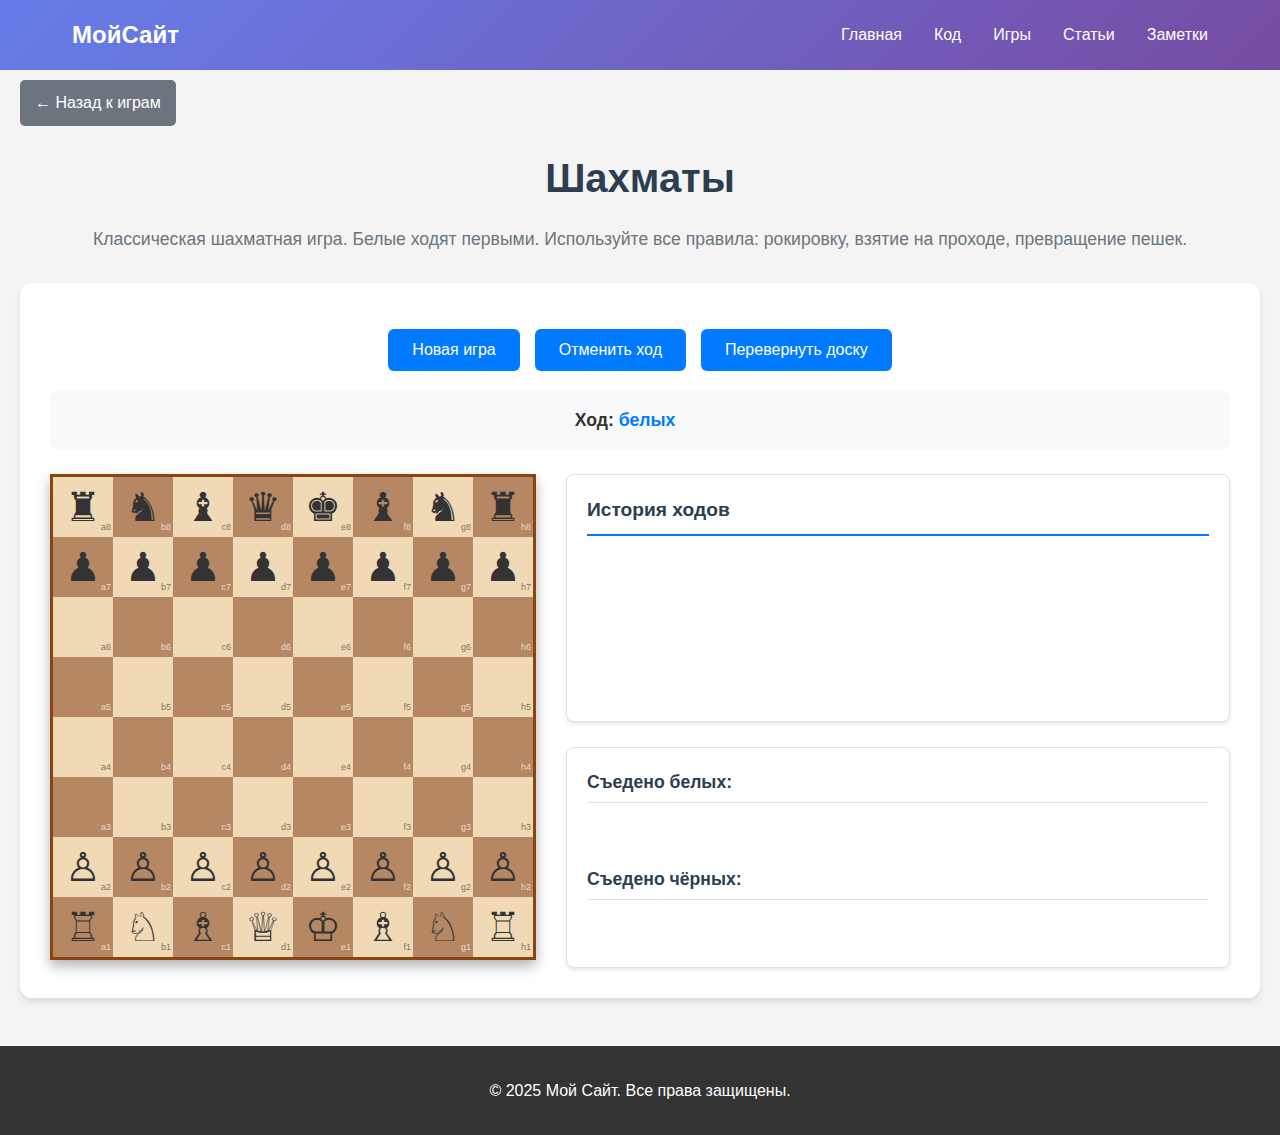
<file: games/chess.html>
<!DOCTYPE html>
<html lang="ru">
<head>
    <meta charset="UTF-8">
    <meta name="viewport" content="width=device-width, initial-scale=1.0">
    <title>Шахматы - Игры</title>
    <link rel="stylesheet" href="/styles/style.css">
    <link rel="stylesheet" href="/games/chess.css">
</head>
<body>
    <div id="header-placeholder">
        <div style="text-align: center; padding: 2rem; background: #f5f5f5;">
            Загрузка навигации...
        </div>
    </div>

    <main class="game-main-container">
        <a href="/pages/games.html" class="back-btn">← Назад к играм</a>
        <h1>Шахматы</h1>
        
        <p class="game-description">
            Классическая шахматная игра. Белые ходят первыми. Используйте все правила: рокировку, взятие на проходе, превращение пешек.
        </p>

        <div class="game-content">
            <div class="game-controls">
                <button id="new-game-btn" class="btn">Новая игра</button>
                <button id="undo-btn" class="btn">Отменить ход</button>
                <button id="flip-board-btn" class="btn">Перевернуть доску</button>
            </div>

            <div class="game-status-bar">
                <div class="turn-info">
                    <span>Ход: <span id="current-player">белых</span></span>
                </div>
                <div id="game-status" class="status-message"></div>
            </div>

            <div class="chess-game-container">
                <div class="chess-board-container">
                    <div id="chess-board" class="chess-board"></div>
                </div>

                <div class="game-sidebar">
                    <div class="moves-history">
                        <h3>История ходов</h3>
                        <div id="moves-list" class="moves-list"></div>
                    </div>
                    
                    <div class="captured-pieces">
                        <div class="captured-white">
                            <h3>Съедено белых:</h3>
                            <div id="captured-white-pieces"></div>
                        </div>
                        <div class="captured-black">
                            <h3>Съедено чёрных:</h3>
                            <div id="captured-black-pieces"></div>
                        </div>
                    </div>
                </div>
            </div>
        </div>
    </main>

    <div id="footer-placeholder">
        <div style="text-align: center; padding: 1rem; background: #333; color: white;">
            Загрузка футера...
        </div>
    </div>

    <script src="/scripts/include-simple.js"></script>
    <script src="/games/chess.js"></script>
</body>
</html>
</file>
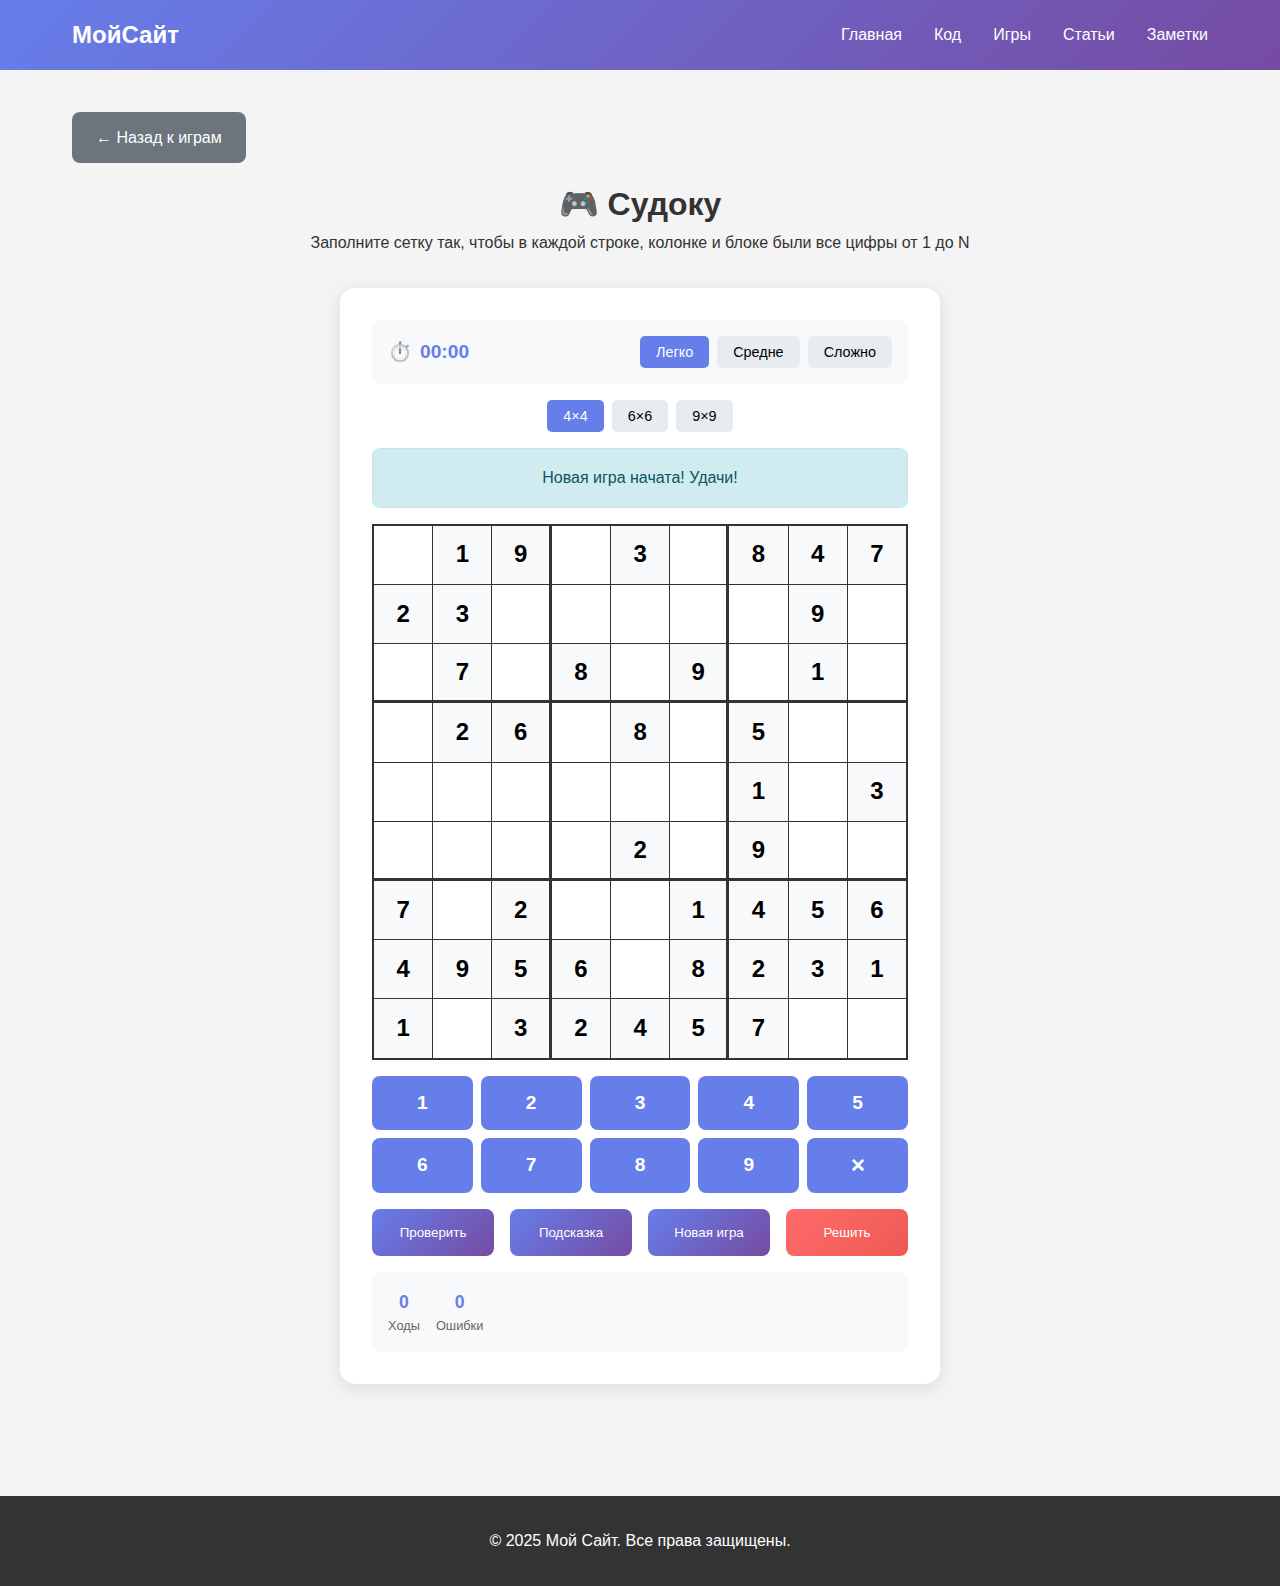
<file: games/sudoku.html>
<!DOCTYPE html>
<html lang="ru">
<head>
    <meta charset="UTF-8">
    <meta name="viewport" content="width=device-width, initial-scale=1.0">
    <title>Судоку - Игры</title>
    <link rel="stylesheet" href="/styles/style.css">
    <link rel="stylesheet" href="/games/sudoku.css">
</head>
<body>
    <div id="header-placeholder">
        <div style="text-align: center; padding: 2rem; background: #f5f5f5;">
            Загрузка навигации...
        </div>
    </div>

    <main>
        <a href="/pages/games.html" class="back-btn">← Назад к играм</a>
        
        <div style="text-align: center; margin-bottom: 2rem;">
            <h1>🎮 Судоку</h1>
            <p>Заполните сетку так, чтобы в каждой строке, колонке и блоке были все цифры от 1 до N</p>
        </div>
        
        <div class="sudoku-container">
            <div class="game-info">
                <div class="timer">⏱️ <span id="timer">00:00</span></div>
                <div class="difficulty">
                    <button class="difficulty-btn active">Легко</button>
                    <button class="difficulty-btn">Средне</button>
                    <button class="difficulty-btn">Сложно</button>
                </div>
            </div>

            <div class="size-selector">
                <button class="size-btn active" data-size="4">4×4</button>
                <button class="size-btn" data-size="6">6×6</button>
                <button class="size-btn" data-size="9">9×9</button>
            </div>
            
            <div id="gameMessage" class="game-message"></div>
            
            <div class="sudoku-grid" id="sudokuGrid"></div>
            
            <div class="controls">
                <button class="number-btn" data-number="1">1</button>
                <button class="number-btn" data-number="2">2</button>
                <button class="number-btn" data-number="3">3</button>
                <button class="number-btn" data-number="4">4</button>
                <button class="number-btn" data-number="5">5</button>
                <button class="number-btn" data-number="6">6</button>
                <button class="number-btn" data-number="7">7</button>
                <button class="number-btn" data-number="8">8</button>
                <button class="number-btn" data-number="9">9</button>
                <button class="number-btn" data-number="0">✕</button>
            </div>
            
            <div class="action-buttons">
                <button class="action-btn primary" id="checkBtn">Проверить</button>
                <button class="action-btn primary" id="hintBtn">Подсказка</button>
                <button class="action-btn primary" id="newGameBtn">Новая игра</button>
                <button class="action-btn warning" id="solveBtn">Решить</button>
            </div>
            
            <div class="stats">
                <div class="stat-item">
                    <span class="stat-value" id="movesCount">0</span>
                    <span class="stat-label">Ходы</span>
                </div>
                <div class="stat-item">
                    <span class="stat-value" id="errorsCount">0</span>
                    <span class="stat-label">Ошибки</span>
                </div>
            </div>
        </div>
    </main>

    <div id="footer-placeholder">
        <div style="text-align: center; padding: 1rem; background: #333; color: white;">
            Загрузка футера...
        </div>
    </div>

    <script src="/scripts/include-simple.js"></script>
    <script src="/games/sudoku.js"></script>
</body>
</html>
</file>
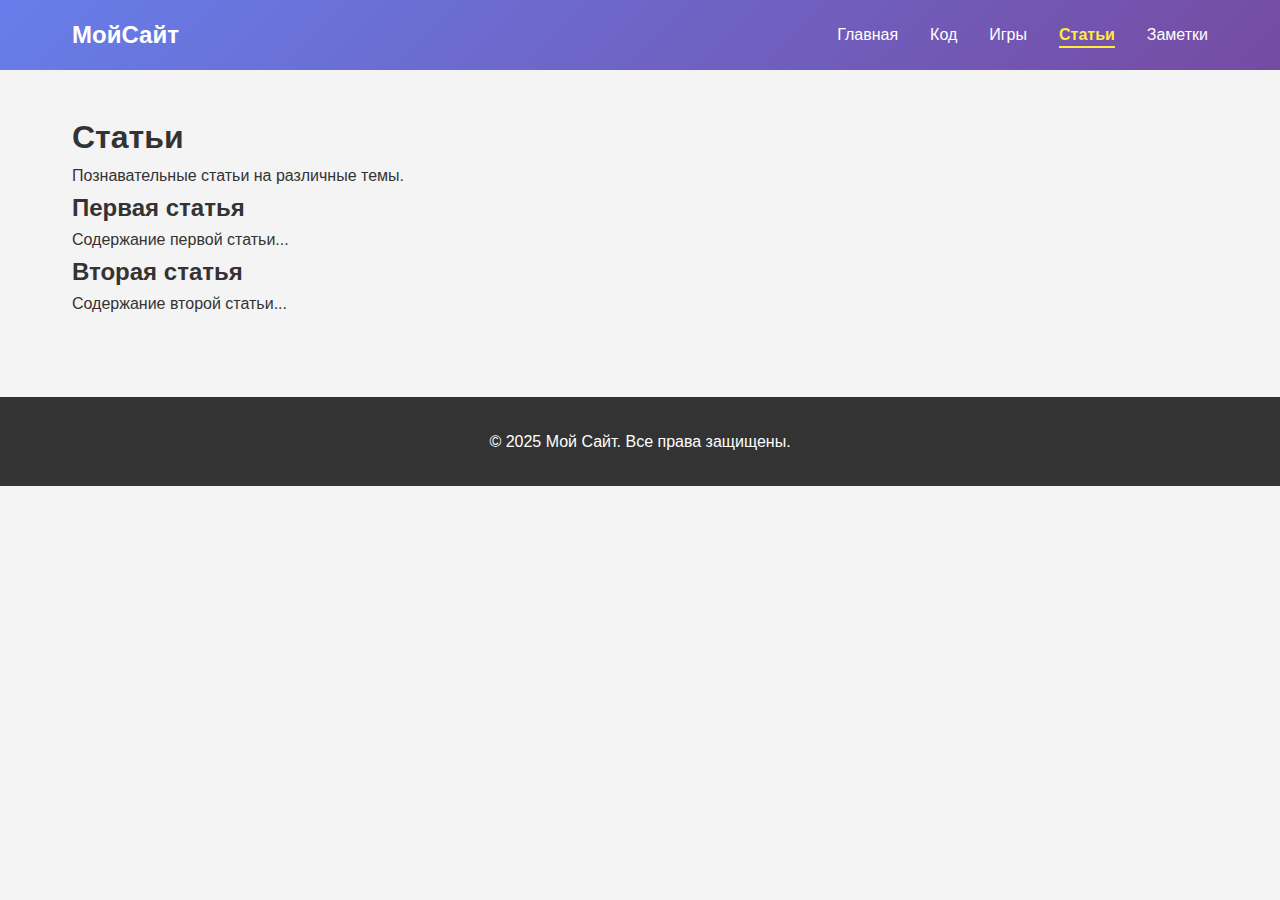
<file: pages/articles.html>
<!DOCTYPE html>
<html lang="ru">
<head>
    <meta charset="UTF-8">
    <meta name="viewport" content="width=device-width, initial-scale=1.0">
    <title>Статьи - Мой Сайт</title>
    <link rel="stylesheet" href="../styles/style.css">
</head>
<body>
    <!-- Заглушка для header -->
    <div id="header-placeholder">
        <div style="text-align: center; padding: 2rem; background: #f5f5f5;">
            Загрузка навигации...
        </div>
    </div>


    <main>
        <h1>Статьи</h1>
        <p>Познавательные статьи на различные темы.</p>
        
        <article>
            <h2>Первая статья</h2>
            <p>Содержание первой статьи...</p>
        </article>
        
        <article>
            <h2>Вторая статья</h2>
            <p>Содержание второй статьи...</p>
        </article>
    </main>
    <!-- Заглушка для footer -->
    <div id="footer-placeholder">
        <div style="text-align: center; padding: 1rem; background: #333; color: white;">
            Загрузка футера...
        </div>
    </div>
    <!-- Подключаем скрипты -->
    <script src="../scripts/include-simple.js"></script>
</body>
</html>
</file>
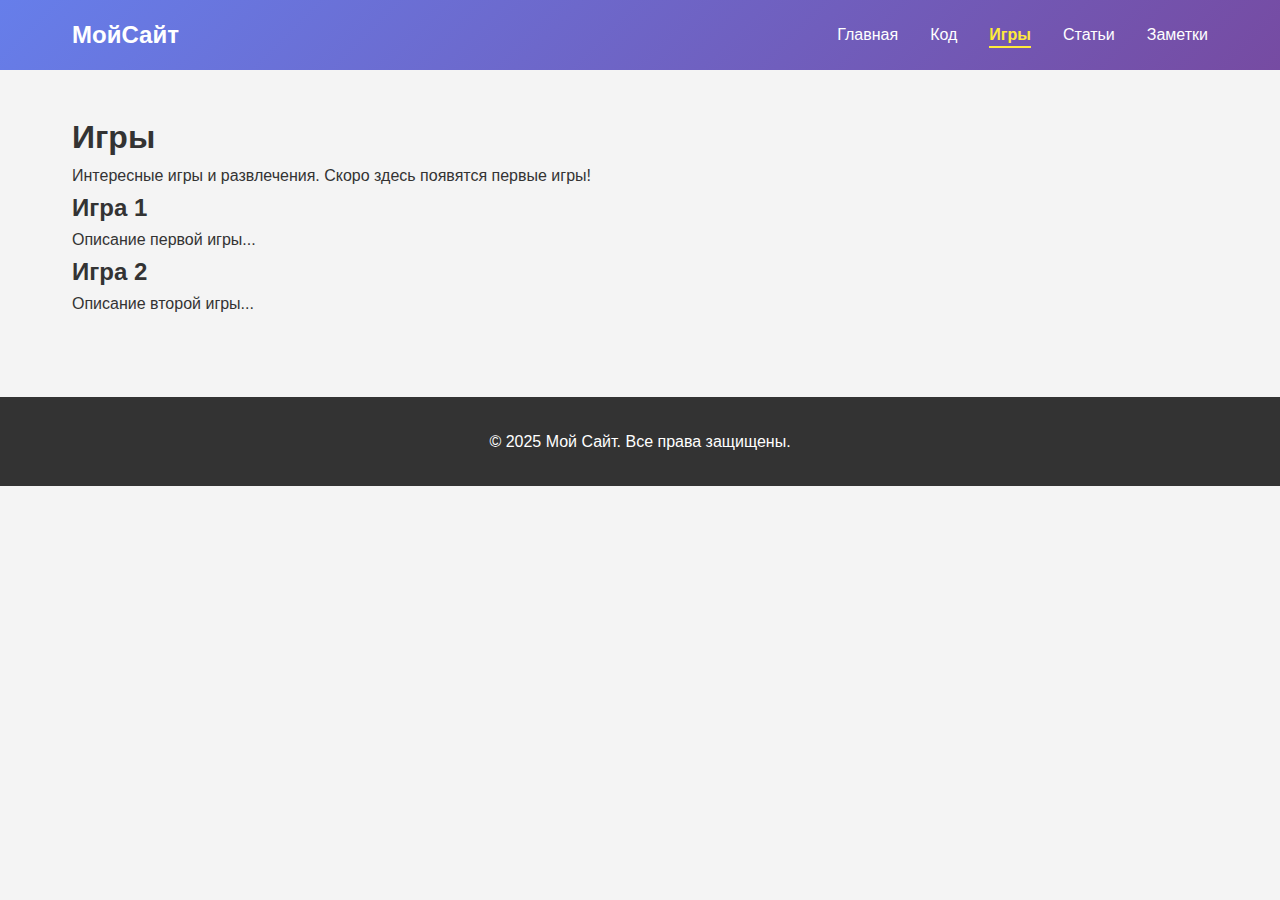
<file: pages/games.html>
<!DOCTYPE html>
<html lang="ru">
<head>
    <meta charset="UTF-8">
    <meta name="viewport" content="width=device-width, initial-scale=1.0">
    <title>Игры - Мой Сайт</title>
    <link rel="stylesheet" href="../styles/style.css">
</head>
<body>
    <!-- Заглушка для header -->
    <div id="header-placeholder">
        <div style="text-align: center; padding: 2rem; background: #f5f5f5;">
            Загрузка навигации...
        </div>
    </div>

    <main>
        <h1>Игры</h1>
        <p>Интересные игры и развлечения. Скоро здесь появятся первые игры!</p>
        
        <div class="game-card">
            <h2>Игра 1</h2>
            <p>Описание первой игры...</p>
        </div>
        
        <div class="game-card">
            <h2>Игра 2</h2>
            <p>Описание второй игры...</p>
        </div>
    </main>
    <!-- Заглушка для footer -->
    <div id="footer-placeholder">
        <div style="text-align: center; padding: 1rem; background: #333; color: white;">
            Загрузка футера...
        </div>
    </div>
    <!-- Подключаем скрипты -->
    <script src="../scripts/include-simple.js"></script>
</body>
</html>
</file>
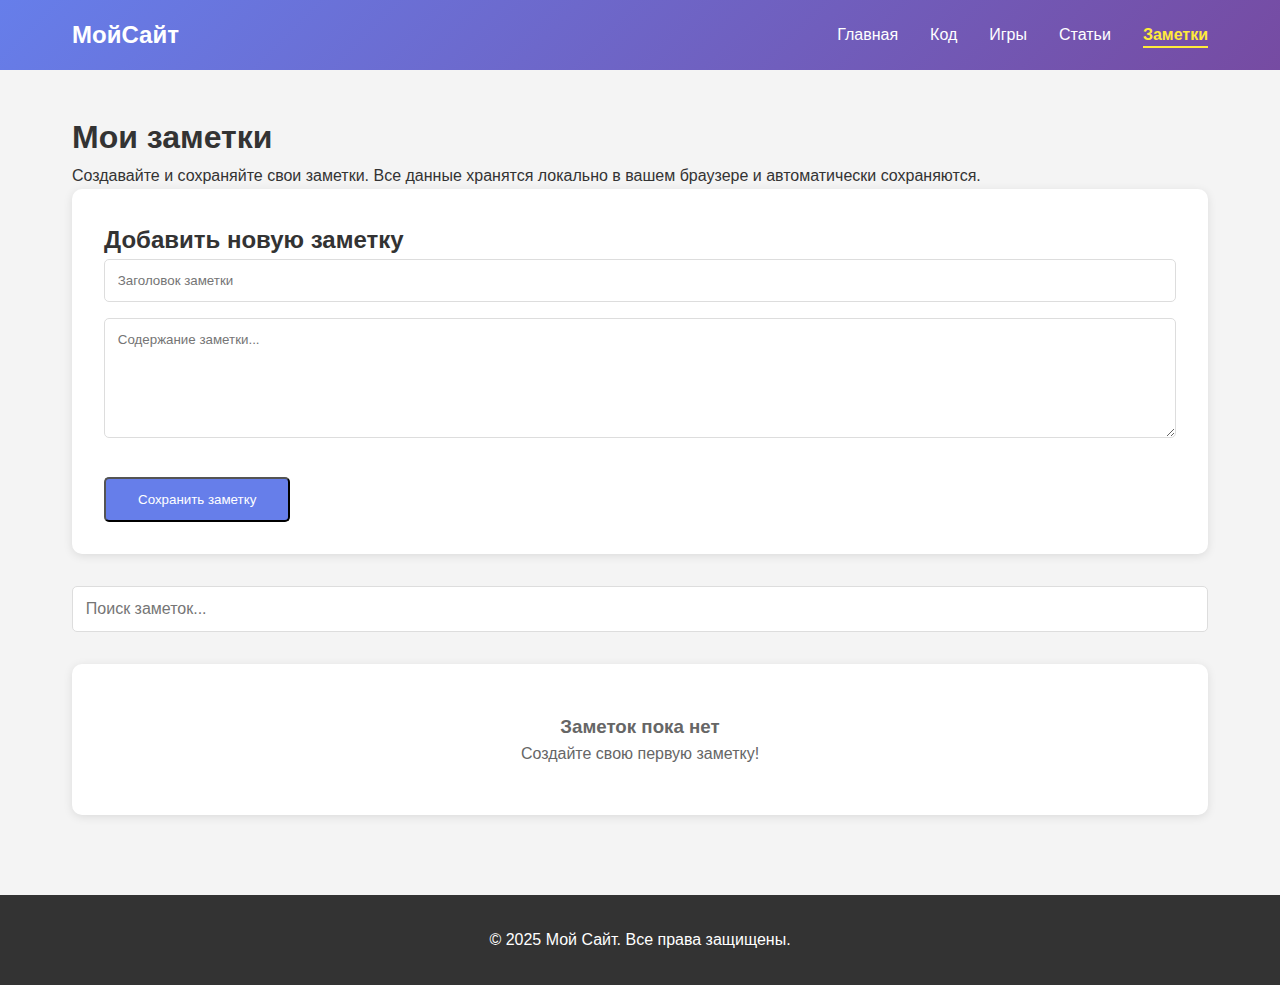
<file: pages/notes.html>
<!DOCTYPE html>
<html lang="ru">
<head>
    <meta charset="UTF-8">
    <meta name="viewport" content="width=device-width, initial-scale=1.0">
    <title>Заметки - Мой Сайт</title>
    <link rel="stylesheet" href="../styles/style.css">
    <style>
        .notes-form {
            background: white;
            padding: 2rem;
            border-radius: 10px;
            margin-bottom: 2rem;
            box-shadow: 0 2px 10px rgba(0,0,0,0.1);
        }
        
        .notes-form input,
        .notes-form textarea {
            width: 100%;
            padding: 0.8rem;
            margin-bottom: 1rem;
            border: 1px solid #ddd;
            border-radius: 5px;
            font-family: inherit;
        }
        
        .notes-form textarea {
            min-height: 120px;
            resize: vertical;
        }
        
        .notes-list {
            display: grid;
            gap: 1.5rem;
        }
        
        .note-card {
            background: white;
            padding: 1.5rem;
            border-radius: 10px;
            box-shadow: 0 2px 10px rgba(0,0,0,0.1);
            position: relative;
            border-left: 4px solid #667eea;
        }
        
        .note-card h3 {
            color: #667eea;
            margin-bottom: 0.5rem;
            padding-right: 60px;
        }
        
        .note-date {
            color: #666;
            font-size: 0.9rem;
            margin-bottom: 1rem;
        }
        
        .note-content {
            line-height: 1.6;
            margin-bottom: 1rem;
        }
        
        .delete-btn {
            position: absolute;
            top: 1rem;
            right: 1rem;
            background: #ff4757;
            color: white;
            border: none;
            padding: 0.5rem 1rem;
            border-radius: 5px;
            cursor: pointer;
            font-size: 0.8rem;
        }
        
        .delete-btn:hover {
            background: #ff3742;
        }
        
        .empty-state {
            text-align: center;
            padding: 3rem;
            color: #666;
            background: white;
            border-radius: 10px;
            box-shadow: 0 2px 10px rgba(0,0,0,0.1);
        }
        
        .search-box {
            margin-bottom: 2rem;
        }
        
        .search-box input {
            width: 100%;
            padding: 0.8rem;
            border: 1px solid #ddd;
            border-radius: 5px;
            font-size: 1rem;
        }
    </style>
</head>
<body>
    <!-- Заглушка для header -->
    <div id="header-placeholder">
        <div style="text-align: center; padding: 2rem; background: #f5f5f5;">
            Загрузка навигации...
        </div>
    </div>


    <main>
        <h1>Мои заметки</h1>
        <p>Создавайте и сохраняйте свои заметки. Все данные хранятся локально в вашем браузере и автоматически сохраняются.</p>
        
        <div class="notes-form">
            <h2>Добавить новую заметку</h2>
            <form id="noteForm">
                <input type="text" id="noteTitle" placeholder="Заголовок заметки" required>
                <textarea id="noteContent" placeholder="Содержание заметки..." required></textarea>
                <button type="submit" class="btn">Сохранить заметку</button>
            </form>
        </div>
        
        <div class="search-box">
            <input type="text" id="searchInput" placeholder="Поиск заметок...">
        </div>
        
        <div id="notesContainer" class="notes-list">
            <!-- Заметки будут загружаться здесь -->
        </div>
    </main>

    <!-- Заглушка для footer -->
    <div id="footer-placeholder">
        <div style="text-align: center; padding: 1rem; background: #333; color: white;">
            Загрузка футера...
        </div>
    </div>
    <!-- Подключаем скрипты -->
    <script src="../scripts/include-simple.js"></script>
    <script src="../scripts/notes.js"></script>
</body>
</html>
</file>
<file: styles/style.css>
* {
    margin: 0;
    padding: 0;
    box-sizing: border-box;
}

body {
    font-family: 'Arial', sans-serif;
    line-height: 1.6;
    color: #333;
    background-color: #f4f4f4;
}

header {
    background: linear-gradient(135deg, #667eea 0%, #764ba2 100%);
    color: white;
    padding: 1rem 0;
    position: fixed;
    width: 100%;
    top: 0;
    z-index: 1000;
}

nav {
    display: flex;
    justify-content: space-between;
    align-items: center;
    max-width: 1200px;
    margin: 0 auto;
    padding: 0 2rem;
}

.logo {
    font-size: 1.5rem;
    font-weight: bold;
}

nav ul {
    display: flex;
    list-style: none;
}

nav ul li {
    margin-left: 2rem;
}

nav ul li a {
    color: white;
    text-decoration: none;
    transition: color 0.3s;
}

nav ul li a:hover {
    color: #ffeb3b;
}

main {
    margin-top: 80px;
    padding: 2rem;
    max-width: 1200px;
    margin-left: auto;
    margin-right: auto;
}

.hero {
    text-align: center;
    padding: 3rem 0;
    background: white;
    border-radius: 10px;
    margin-bottom: 2rem;
    box-shadow: 0 2px 10px rgba(0,0,0,0.1);
}

.hero h1 {
    font-size: 2.5rem;
    margin-bottom: 1rem;
    color: #333;
}

.sections-grid {
    display: grid;
    grid-template-columns: repeat(auto-fit, minmax(250px, 1fr));
    gap: 2rem;
    margin: 2rem 0;
}

.section-card {
    background: white;
    padding: 2rem;
    border-radius: 10px;
    text-align: center;
    box-shadow: 0 2px 10px rgba(0,0,0,0.1);
    transition: transform 0.3s;
}

.section-card:hover {
    transform: translateY(-5px);
}

.section-card h2 {
    margin-bottom: 1rem;
    color: #667eea;
}

.btn {
    display: inline-block;
    padding: 0.8rem 2rem;
    background: #667eea;
    color: white;
    text-decoration: none;
    border-radius: 5px;
    transition: background 0.3s;
    margin-top: 1rem;
}

.btn:hover {
    background: #5a67d8;
}

footer {
    background: #333;
    color: white;
    text-align: center;
    padding: 2rem;
    margin-top: 3rem;
}

/* Адаптивность */
@media (max-width: 768px) {
    nav {
        flex-direction: column;
        padding: 1rem;
    }
    
    nav ul {
        margin-top: 1rem;
    }
    
    nav ul li {
        margin: 0 1rem;
    }
    
    .hero h1 {
        font-size: 2rem;
    }
    
    .sections-grid {
        grid-template-columns: 1fr;
    }
}

/* Стили для компонентов */
.component-loading {
    text-align: center;
    padding: 2rem;
    background: #f5f5f5;
    color: #666;
    border-radius: 5px;
    margin: 1rem 0;
}

.component-error {
    background: #ffebee;
    color: #c62828;
    padding: 1rem;
    border: 1px solid #ef5350;
    border-radius: 5px;
    margin: 1rem 0;
    text-align: center;
}

/* Анимация загрузки */
@keyframes pulse {
    0% { opacity: 1; }
    50% { opacity: 0.5; }
    100% { opacity: 1; }
}

.component-loading {
    animation: pulse 1.5s ease-in-out infinite;
}
</file>
<file: games/chess.css>
/* Chess-specific styles */
.game-main-container {
    max-width: 1400px;
    margin: 80px auto 40px;
    padding: 0 20px;
}

.back-btn {
    display: inline-block;
    margin-bottom: 20px;
    padding: 10px 15px;
    background: #6c757d;
    color: white;
    text-decoration: none;
    border-radius: 5px;
    font-weight: 500;
    transition: background-color 0.3s ease;
}

.back-btn:hover {
    background: #5a6268;
    text-decoration: none;
    color: white;
}

.game-main-container h1 {
    margin: 0 0 15px 0;
    color: #2c3e50;
    font-size: 2.5em;
    text-align: center;
}

.game-description {
    color: #6c757d;
    font-size: 1.1em;
    line-height: 1.6;
    margin-bottom: 30px;
    text-align: center;
}

.game-type-selector {
    display: flex;
    justify-content: center;
    gap: 15px;
    margin: 20px 0 30px;
    flex-wrap: wrap;
}

.game-type-btn {
    padding: 12px 24px;
    background: #6c757d;
    color: white;
    border: none;
    border-radius: 6px;
    cursor: pointer;
    font-size: 16px;
    font-weight: 500;
    transition: all 0.3s ease;
}

.game-type-btn:hover {
    background: #5a6268;
    transform: translateY(-2px);
}

.game-type-btn.active {
    background: #007bff;
    box-shadow: 0 4px 8px rgba(0, 123, 255, 0.3);
}

.game-type-btn.active:hover {
    background: #0056b3;
}

.game-content {
    background: white;
    padding: 30px;
    border-radius: 12px;
    box-shadow: 0 4px 6px rgba(0, 0, 0, 0.1);
}

.game-controls {
    display: flex;
    gap: 15px;
    align-items: center;
    justify-content: center;
    margin-bottom: 20px;
    flex-wrap: wrap;
}

.btn {
    padding: 12px 24px;
    background: #007bff;
    color: white;
    border: none;
    border-radius: 6px;
    cursor: pointer;
    font-size: 16px;
    font-weight: 500;
    transition: all 0.3s ease;
}

.btn:hover {
    background: #0056b3;
    transform: translateY(-2px);
    box-shadow: 0 4px 8px rgba(0, 123, 255, 0.3);
}

.btn:disabled {
    background: #6c757d;
    cursor: not-allowed;
    transform: none;
    box-shadow: none;
}

.btn.drop-mode {
    background: #28a745;
}

.btn.drop-mode:hover {
    background: #218838;
}

.game-status-bar {
    display: flex;
    justify-content: center;
    align-items: center;
    gap: 30px;
    margin-bottom: 25px;
    padding: 15px;
    background: #f8f9fa;
    border-radius: 8px;
    flex-wrap: wrap;
}

.turn-info {
    font-weight: bold;
    font-size: 1.1em;
}

#current-player {
    color: #007bff;
    font-weight: bold;
}

.status-message {
    color: #dc3545;
    font-weight: bold;
    min-height: 24px;
    text-align: center;
}

.chess-game-container {
    display: flex;
    gap: 30px;
    align-items: flex-start;
}

.chess-board-container {
    flex-shrink: 0;
}

.chess-board {
    display: grid;
    grid-template-columns: repeat(8, 60px);
    grid-template-rows: repeat(8, 60px);
    border: 3px solid #8B4513;
    box-shadow: 0 6px 12px rgba(0, 0, 0, 0.3);
    background: white;
}

.chess-board.flipped {
    transform: rotate(180deg);
}

.chess-board.flipped .cell {
    transform: rotate(180deg);
}

.cell {
    display: flex;
    justify-content: center;
    align-items: center;
    font-size: 40px;
    cursor: pointer;
    transition: all 0.2s ease;
    user-select: none;
    position: relative;
}

.cell.light {
    background-color: #f0d9b5;
}

.cell.dark {
    background-color: #b58863;
}

.cell.selected {
    background-color: #6a9eda !important;
    box-shadow: inset 0 0 10px rgba(0,0,255,0.5);
    transform: scale(0.95);
}

.cell.valid-move {
    position: relative;
}

.cell.valid-move::after {
    content: '';
    position: absolute;
    width: 20px;
    height: 20px;
    background-color: #4CAF50;
    border-radius: 50%;
    opacity: 0.6;
}

.cell.valid-capture::after {
    content: '';
    position: absolute;
    width: 50px;
    height: 50px;
    border: 3px solid #4CAF50;
    border-radius: 50%;
    opacity: 0.6;
}

.cell.castle {
    background-color: #d4edda !important;
}

.cell.castle::after {
    content: '0-0';
    position: absolute;
    font-size: 10px;
    color: #155724;
    bottom: 2px;
    left: 2px;
    font-weight: bold;
}

.cell.castle[data-coord$="c"]::after {
    content: '0-0-0';
}

.cell.check {
    background-color: #ff6b6b !important;
    box-shadow: inset 0 0 10px rgba(255,0,0,0.5);
    animation: pulseCheck 1s infinite;
}

@keyframes pulseCheck {
    0% { background-color: #ff6b6b; }
    50% { background-color: #ff5252; }
    100% { background-color: #ff6b6b; }
}

.piece {
    width: 100%;
    height: 100%;
    display: flex;
    justify-content: center;
    align-items: center;
    transition: all 0.3s ease;
}

.piece.moving {
    animation: moveAnimation 0.3s ease;
}

.piece.captured {
    animation: captureAnimation 0.4s ease;
}

@keyframes moveAnimation {
    0% {
        opacity: 0.8;
        transform: scale(1.1);
    }
    100% {
        opacity: 1;
        transform: scale(1);
    }
}

@keyframes captureAnimation {
    0% {
        transform: scale(1);
        opacity: 1;
    }
    50% {
        transform: scale(1.2);
        opacity: 0.8;
    }
    100% {
        transform: scale(0);
        opacity: 0;
    }
}

.game-sidebar {
    flex: 1;
    min-width: 280px;
    display: flex;
    flex-direction: column;
    gap: 25px;
    max-height: 800px;
}

.game-rules {
    background: white;
    padding: 20px;
    border-radius: 8px;
    box-shadow: 0 2px 4px rgba(0,0,0,0.1);
    border: 1px solid #dee2e6;
}

.game-rules h3 {
    margin: 0 0 15px 0;
    color: #2c3e50;
    font-size: 1.2em;
    border-bottom: 2px solid #007bff;
    padding-bottom: 8px;
}

.rules-content {
    font-size: 14px;
    line-height: 1.5;
    color: #495057;
}

.moves-history {
    background: white;
    padding: 20px;
    border-radius: 8px;
    box-shadow: 0 2px 4px rgba(0,0,0,0.1);
    border: 1px solid #dee2e6;
    flex: 1;
    display: flex;
    flex-direction: column;
    min-height: 200px;
}

.moves-history h3 {
    margin: 0 0 15px 0;
    color: #2c3e50;
    font-size: 1.2em;
    border-bottom: 2px solid #007bff;
    padding-bottom: 8px;
    flex-shrink: 0;
}

.moves-list {
    flex: 1;
    overflow-y: auto;
    font-family: 'Courier New', monospace;
    font-size: 14px;
    max-height: 300px;
    min-height: 150px;
}

.move-item {
    display: grid;
    grid-template-columns: 30px 80px 80px;
    gap: 10px;
    padding: 6px 8px;
    border-bottom: 1px solid #f1f1f1;
    transition: background-color 0.2s ease;
    align-items: center;
}

.move-number {
    color: #6c757d;
    font-weight: bold;
    text-align: right;
}

.move-white {
    color: #2c3e50;
    font-weight: 500;
    text-align: left;
}

.move-black {
    color: #495057;
    font-weight: 500;
    text-align: left;
}

.captured-pieces {
    background: white;
    padding: 20px;
    border-radius: 8px;
    box-shadow: 0 2px 4px rgba(0,0,0,0.1);
    border: 1px solid #dee2e6;
}

.captured-white, .captured-black {
    margin-bottom: 15px;
}

.captured-white:last-child, .captured-black:last-child {
    margin-bottom: 0;
}

.captured-white h3, .captured-black h3 {
    margin: 0 0 12px 0;
    color: #2c3e50;
    font-size: 1.1em;
    border-bottom: 1px solid #dee2e6;
    padding-bottom: 6px;
}

#captured-white-pieces, #captured-black-pieces {
    display: flex;
    flex-wrap: wrap;
    gap: 6px;
    justify-content: center;
    min-height: 35px;
    align-items: center;
}

.captured-piece {
    font-size: 22px;
    width: 30px;
    height: 30px;
    display: flex;
    justify-content: center;
    align-items: center;
    background: white;
    border-radius: 5px;
    box-shadow: 0 1px 3px rgba(0,0,0,0.1);
    border: 1px solid #dee2e6;
    transition: transform 0.2s ease;
}

.captured-piece.new-capture {
    animation: newCapture 0.6s ease;
}

@keyframes newCapture {
    0% {
        transform: scale(0);
        opacity: 0;
    }
    50% {
        transform: scale(1.2);
        opacity: 1;
    }
    100% {
        transform: scale(1);
        opacity: 1;
    }
}

.in-hand-pieces {
    background: white;
    padding: 20px;
    border-radius: 8px;
    box-shadow: 0 2px 4px rgba(0,0,0,0.1);
    border: 1px solid #dee2e6;
}

.in-hand-pieces h3 {
    margin: 0 0 15px 0;
    color: #2c3e50;
    font-size: 1.2em;
    border-bottom: 2px solid #007bff;
    padding-bottom: 8px;
}

.hand-container {
    display: flex;
    flex-wrap: wrap;
    gap: 8px;
    margin-bottom: 15px;
    min-height: 40px;
    align-items: center;
    justify-content: center;
}

.hand-piece {
    font-size: 20px;
    width: 35px;
    height: 35px;
    display: flex;
    justify-content: center;
    align-items: center;
    background: #f8f9fa;
    border-radius: 5px;
    border: 1px solid #dee2e6;
    cursor: pointer;
    transition: all 0.2s ease;
}

.hand-piece:hover {
    background: #e9ecef;
    transform: scale(1.1);
}

.hand-piece.selected {
    background: #007bff;
    color: white;
    border-color: #0056b3;
}

/* Coordinate labels */
.cell::before {
    content: attr(data-coord);
    position: absolute;
    font-size: 9px;
    color: rgba(0,0,0,0.5);
    bottom: 2px;
    right: 2px;
    pointer-events: none;
}

.cell.dark::before {
    color: rgba(255,255,255,0.7);
}

/* Стили для сянци */
.xiangqi-board {
    grid-template-columns: repeat(9, 55px) !important;
    grid-template-rows: repeat(10, 55px) !important;
    background: #d9b38c;
    border: 3px solid #8B4513;
}

.xiangqi-cell {
    position: relative;
    border: 1px solid #bf8040;
    font-size: 35px;
    font-weight: bold;
}

.xiangqi-cell.river {
    background: #99ccff;
}

.xiangqi-cell.palace {
    background: linear-gradient(135deg, #ffcccc 0%, #ff9999 100%);
}

.xiangqi-cell::before {
    display: none;
}

.xiangqi-red {
    color: #ff0000;
}

.xiangqi-black {
    color: #000000;
}

/* Стили для сёги */
.shogi-board {
    grid-template-columns: repeat(9, 50px) !important;
    grid-template-rows: repeat(9, 50px) !important;
    background: #e6ccb3;
    border: 3px solid #8B4513;
}

.shogi-cell {
    position: relative;
    border: 1px solid #cc9966;
    font-size: 20px;
    font-weight: bold;
}

.shogi-cell::before {
    display: none;
}

.shogi-piece {
    writing-mode: vertical-rl;
    text-orientation: upright;
    width: 100%;
    height: 100%;
    display: flex;
    justify-content: center;
    align-items: center;
}

.shogi-promoted {
    color: #ff0000;
}

/* Адаптивность */
@media (max-width: 1200px) {
    .chess-game-container {
        flex-direction: column;
        align-items: center;
    }
    
    .game-sidebar {
        width: 100%;
        max-width: 600px;
        max-height: none;
    }
    
    .chess-board {
        grid-template-columns: repeat(8, 50px) !important;
        grid-template-rows: repeat(8, 50px) !important;
    }
    
    .xiangqi-board {
        grid-template-columns: repeat(9, 45px) !important;
        grid-template-rows: repeat(10, 45px) !important;
    }
    
    .shogi-board {
        grid-template-columns: repeat(9, 40px) !important;
        grid-template-rows: repeat(9, 40px) !important;
    }
}

@media (max-width: 768px) {
    .game-main-container {
        padding: 15px;
        margin: 70px auto 30px;
    }
    
    .game-type-selector {
        flex-direction: column;
        align-items: center;
    }
    
    .game-type-btn {
        width: 200px;
    }
    
    .game-controls {
        flex-direction: column;
        gap: 12px;
    }
    
    .game-status-bar {
        flex-direction: column;
        gap: 15px;
        text-align: center;
    }
    
    .btn {
        width: 100%;
        max-width: 250px;
    }
    
    .chess-board {
        grid-template-columns: repeat(8, 40px) !important;
        grid-template-rows: repeat(8, 40px) !important;
    }
    
    .xiangqi-board {
        grid-template-columns: repeat(9, 35px) !important;
        grid-template-rows: repeat(10, 35px) !important;
    }
    
    .shogi-board {
        grid-template-columns: repeat(9, 30px) !important;
        grid-template-rows: repeat(9, 30px) !important;
    }
    
    .cell {
        font-size: 30px;
    }
    
    .xiangqi-cell {
        font-size: 25px;
    }
    
    .shogi-cell {
        font-size: 16px;
    }
}

@media (max-width: 480px) {
    .chess-board {
        grid-template-columns: repeat(8, 35px) !important;
        grid-template-rows: repeat(8, 35px) !important;
    }
    
    .xiangqi-board {
        grid-template-columns: repeat(9, 30px) !important;
        grid-template-rows: repeat(10, 30px) !important;
    }
    
    .shogi-board {
        grid-template-columns: repeat(9, 25px) !important;
        grid-template-rows: repeat(9, 25px) !important;
    }
    
    .cell {
        font-size: 25px;
    }
    
    .xiangqi-cell {
        font-size: 20px;
    }
    
    .shogi-cell {
        font-size: 14px;
    }
    
    .captured-piece {
        font-size: 18px;
        width: 25px;
        height: 25px;
    }
    
    .game-content {
        padding: 20px;
    }
    
    .game-description {
        font-size: 1em;
    }
    
    .game-main-container h1 {
        font-size: 2em;
    }
    
    .moves-history, .captured-pieces, .in-hand-pieces {
        padding: 15px;
    }
    
    .move-item {
        grid-template-columns: 25px 60px 60px;
        gap: 5px;
        font-size: 12px;
    }
}
</file>
<file: games/sudoku.css>
.sudoku-container {
    max-width: 600px;
    margin: 2rem auto;
    background: white;
    padding: 2rem;
    border-radius: 15px;
    box-shadow: 0 4px 20px rgba(0,0,0,0.1);
}

.sudoku-grid {
    display: grid;
    grid-template-columns: repeat(9, 1fr);
    gap: 1px;
    background: #333;
    border: 2px solid #333;
    margin: 1rem 0;
}

.sudoku-cell {
    aspect-ratio: 1;
    background: white;
    display: flex;
    align-items: center;
    justify-content: center;
    font-size: 1.5rem;
    font-weight: bold;
    cursor: pointer;
    transition: all 0.2s;
    user-select: none;
}

.sudoku-cell:hover {
    background: #f0f8ff;
}

.sudoku-cell.fixed {
    background: #f8f9fa;
    color: #000;
    font-weight: bold;
}

.sudoku-cell.error {
    background: #ffe6e6;
    color: #ff6b6b;
}

.sudoku-cell.selected {
    background: #e3f2fd;
    box-shadow: inset 0 0 0 2px #2196f3;
}

.sudoku-cell.highlighted {
    background: #f5f5f5;
}

.sudoku-cell.same-number {
    background: #fff8e1;
}

/* Границы для блоков 3x3 */
.sudoku-cell:nth-child(3n) {
    border-right: 2px solid #333;
}

.sudoku-cell:nth-child(9n) {
    border-right: none;
}

.sudoku-cell:nth-child(n+19):nth-child(-n+27),
.sudoku-cell:nth-child(n+46):nth-child(-n+54) {
    border-bottom: 2px solid #333;
}

.controls {
    display: grid;
    grid-template-columns: repeat(5, 1fr);
    gap: 0.5rem;
    margin: 1rem 0;
}

.number-btn {
    padding: 1rem;
    background: #667eea;
    color: white;
    border: none;
    border-radius: 8px;
    font-size: 1.2rem;
    font-weight: bold;
    cursor: pointer;
    transition: all 0.2s;
}

.number-btn:hover {
    background: #5a67d8;
    transform: translateY(-2px);
}

.number-btn:active {
    transform: translateY(0);
}

.action-buttons {
    display: flex;
    gap: 1rem;
    margin: 1rem 0;
    flex-wrap: wrap;
}

.action-btn {
    padding: 1rem 1.5rem;
    background: linear-gradient(135deg, #667eea 0%, #764ba2 100%);
    color: white;
    border: none;
    border-radius: 8px;
    font-weight: 500;
    cursor: pointer;
    transition: all 0.2s;
    flex: 1;
    min-width: 120px;
}

.action-btn:hover {
    transform: translateY(-2px);
    box-shadow: 0 4px 15px rgba(102, 126, 234, 0.3);
}

.action-btn:active {
    transform: translateY(0);
}

.action-btn.secondary {
    background: #6c757d;
}

.action-btn.secondary:hover {
    background: #5a6268;
}

.action-btn.success {
    background: #28a745;
}

.action-btn.success:hover {
    background: #218838;
}

.game-info {
    display: flex;
    justify-content: space-between;
    align-items: center;
    margin-bottom: 1rem;
    padding: 1rem;
    background: #f8f9fa;
    border-radius: 8px;
    flex-wrap: wrap;
    gap: 1rem;
}

.timer {
    font-size: 1.2rem;
    font-weight: bold;
    color: #667eea;
    display: flex;
    align-items: center;
    gap: 0.5rem;
}

.difficulty {
    display: flex;
    gap: 0.5rem;
    flex-wrap: wrap;
}

.difficulty-btn {
    padding: 0.5rem 1rem;
    background: #e9ecef;
    border: none;
    border-radius: 5px;
    cursor: pointer;
    transition: all 0.2s;
    font-size: 0.9rem;
}

.difficulty-btn.active {
    background: #667eea;
    color: white;
}

.difficulty-btn:hover:not(.active) {
    background: #dee2e6;
}

.back-btn {
    display: inline-flex;
    align-items: center;
    gap: 0.5rem;
    margin-bottom: 1rem;
    padding: 0.8rem 1.5rem;
    background: #6c757d;
    color: white;
    text-decoration: none;
    border-radius: 8px;
    transition: all 0.2s;
    font-weight: 500;
}

.back-btn:hover {
    background: #5a6268;
    transform: translateY(-1px);
}

.stats {
    display: flex;
    gap: 1rem;
    margin-top: 1rem;
    padding: 1rem;
    background: #f8f9fa;
    border-radius: 8px;
    font-size: 0.9rem;
}

.stat-item {
    display: flex;
    flex-direction: column;
    align-items: center;
}

.stat-value {
    font-weight: bold;
    color: #667eea;
    font-size: 1.1rem;
}

.stat-label {
    color: #666;
    font-size: 0.8rem;
}

.game-message {
    text-align: center;
    padding: 1rem;
    margin: 1rem 0;
    border-radius: 8px;
    font-weight: 500;
}

.game-message.success {
    background: #d4edda;
    color: #155724;
    border: 1px solid #c3e6cb;
}

.game-message.error {
    background: #f8d7da;
    color: #721c24;
    border: 1px solid #f5c6cb;
}

.game-message.info {
    background: #d1ecf1;
    color: #0c5460;
    border: 1px solid #bee5eb;
}

@media (max-width: 768px) {
    .sudoku-container {
        margin: 1rem;
        padding: 1rem;
    }
    
    .sudoku-cell {
        font-size: 1.1rem;
    }
    
    .controls {
        grid-template-columns: repeat(5, 1fr);
        gap: 0.3rem;
    }
    
    .number-btn {
        padding: 0.8rem;
        font-size: 1rem;
    }
    
    .action-buttons {
        flex-direction: column;
    }
    
    .action-btn {
        min-width: auto;
    }
    
    .game-info {
        flex-direction: column;
        align-items: stretch;
    }
    
    .difficulty {
        justify-content: center;
    }
}

.action-btn.primary {
    background: linear-gradient(135deg, #667eea 0%, #764ba2 100%);
}

.action-btn.warning {
    background: linear-gradient(135deg, #ff6b6b 0%, #ee5a52 100%);
}

.size-selector {
    display: flex;
    gap: 0.5rem;
    margin: 1rem 0;
    justify-content: center;
    flex-wrap: wrap;
}

.size-btn {
    padding: 0.5rem 1rem;
    background: #e9ecef;
    border: none;
    border-radius: 5px;
    cursor: pointer;
    transition: all 0.2s;
    font-size: 0.9rem;
}

.size-btn.active {
    background: #667eea;
    color: white;
}

.size-btn:hover:not(.active) {
    background: #dee2e6;
}

/* Стили для разных размеров сетки */
.sudoku-grid.size-4 {
    grid-template-columns: repeat(4, 1fr);
}

.sudoku-grid.size-6 {
    grid-template-columns: repeat(6, 1fr);
}

.sudoku-grid.size-9 {
    grid-template-columns: repeat(9, 1fr);
}

/* Границы для разных размеров */
.sudoku-grid.size-4 .sudoku-cell:nth-child(2n) {
    border-right: 2px solid #333;
}

.sudoku-grid.size-4 .sudoku-cell:nth-child(4n) {
    border-right: none;
}

.sudoku-grid.size-4 .sudoku-cell:nth-child(n+5):nth-child(-n+8) {
    border-bottom: 2px solid #333;
}

.sudoku-grid.size-6 .sudoku-cell:nth-child(3n) {
    border-right: 2px solid #333;
}

.sudoku-grid.size-6 .sudoku-cell:nth-child(6n) {
    border-right: none;
}

.sudoku-grid.size-6 .sudoku-cell:nth-child(n+13):nth-child(-n+18),
.sudoku-grid.size-6 .sudoku-cell:nth-child(n+31):nth-child(-n+36) {
    border-bottom: 2px solid #333;
}
</file>
